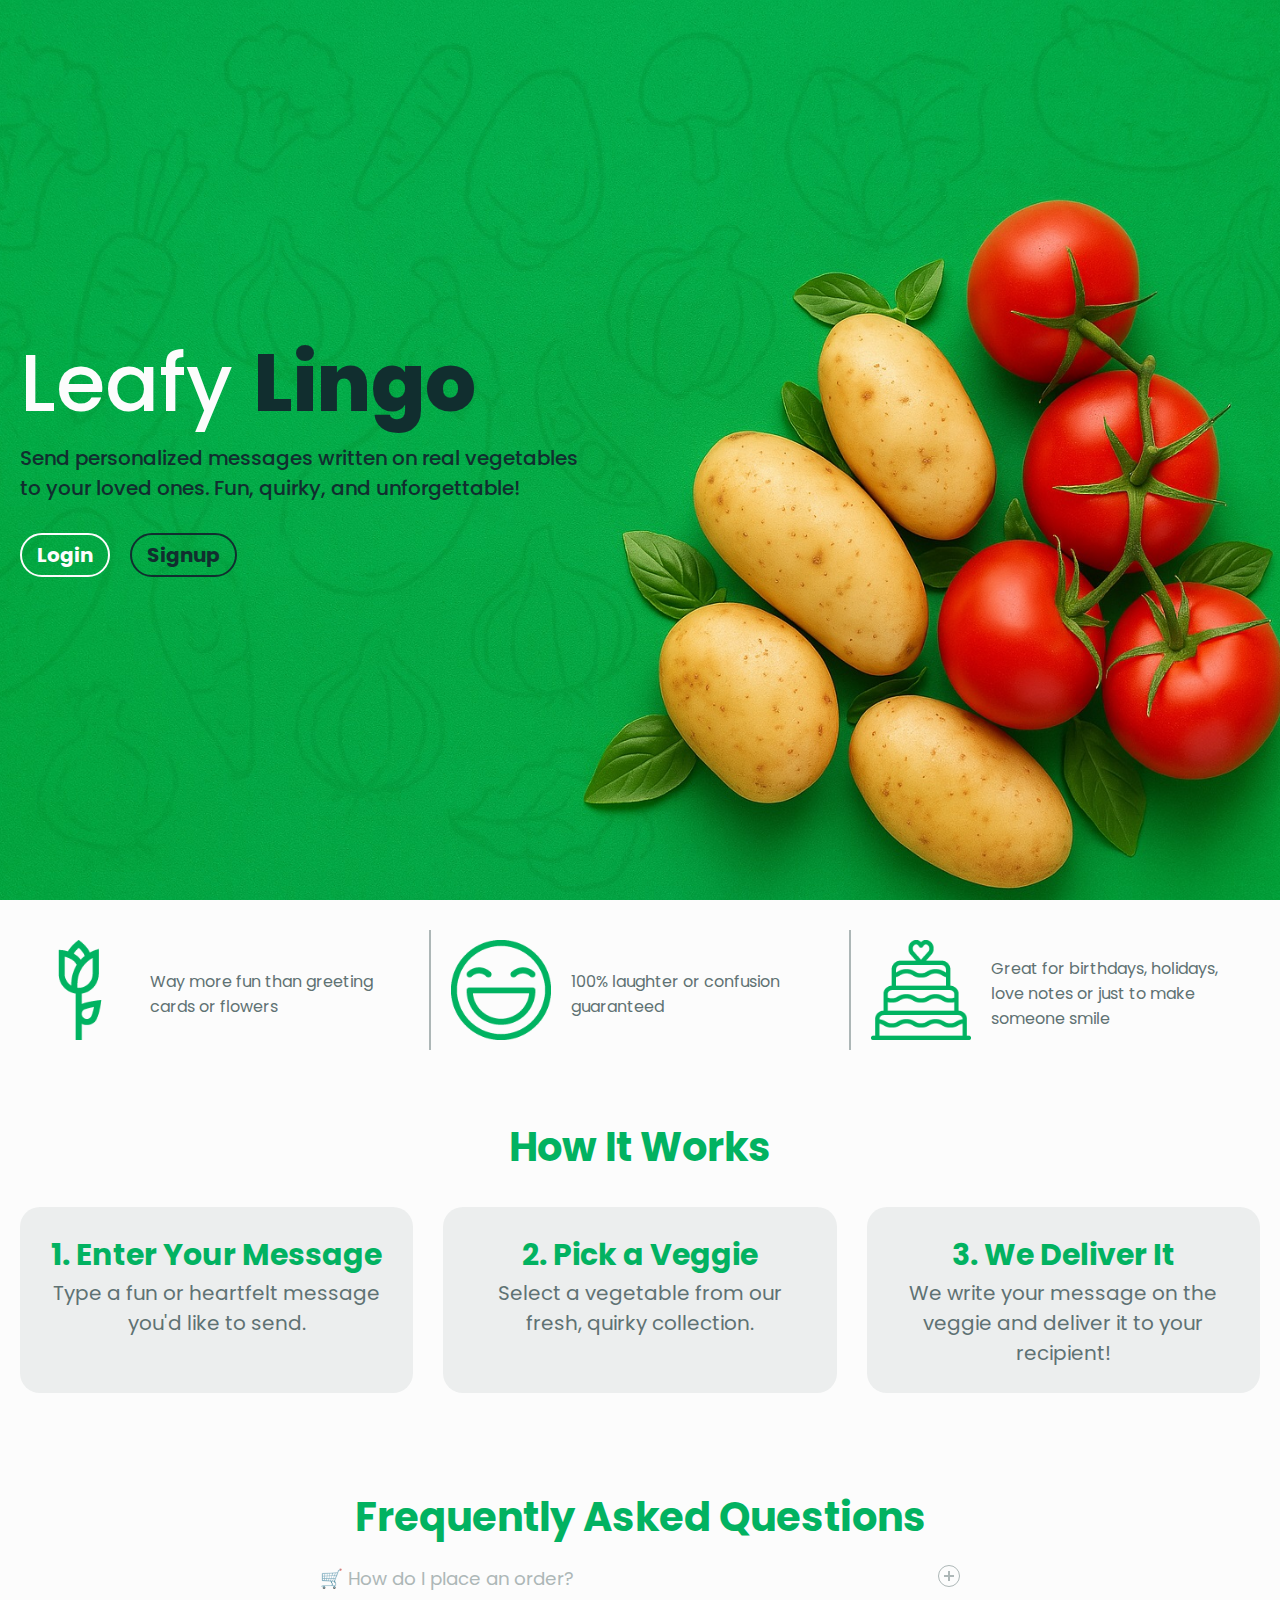
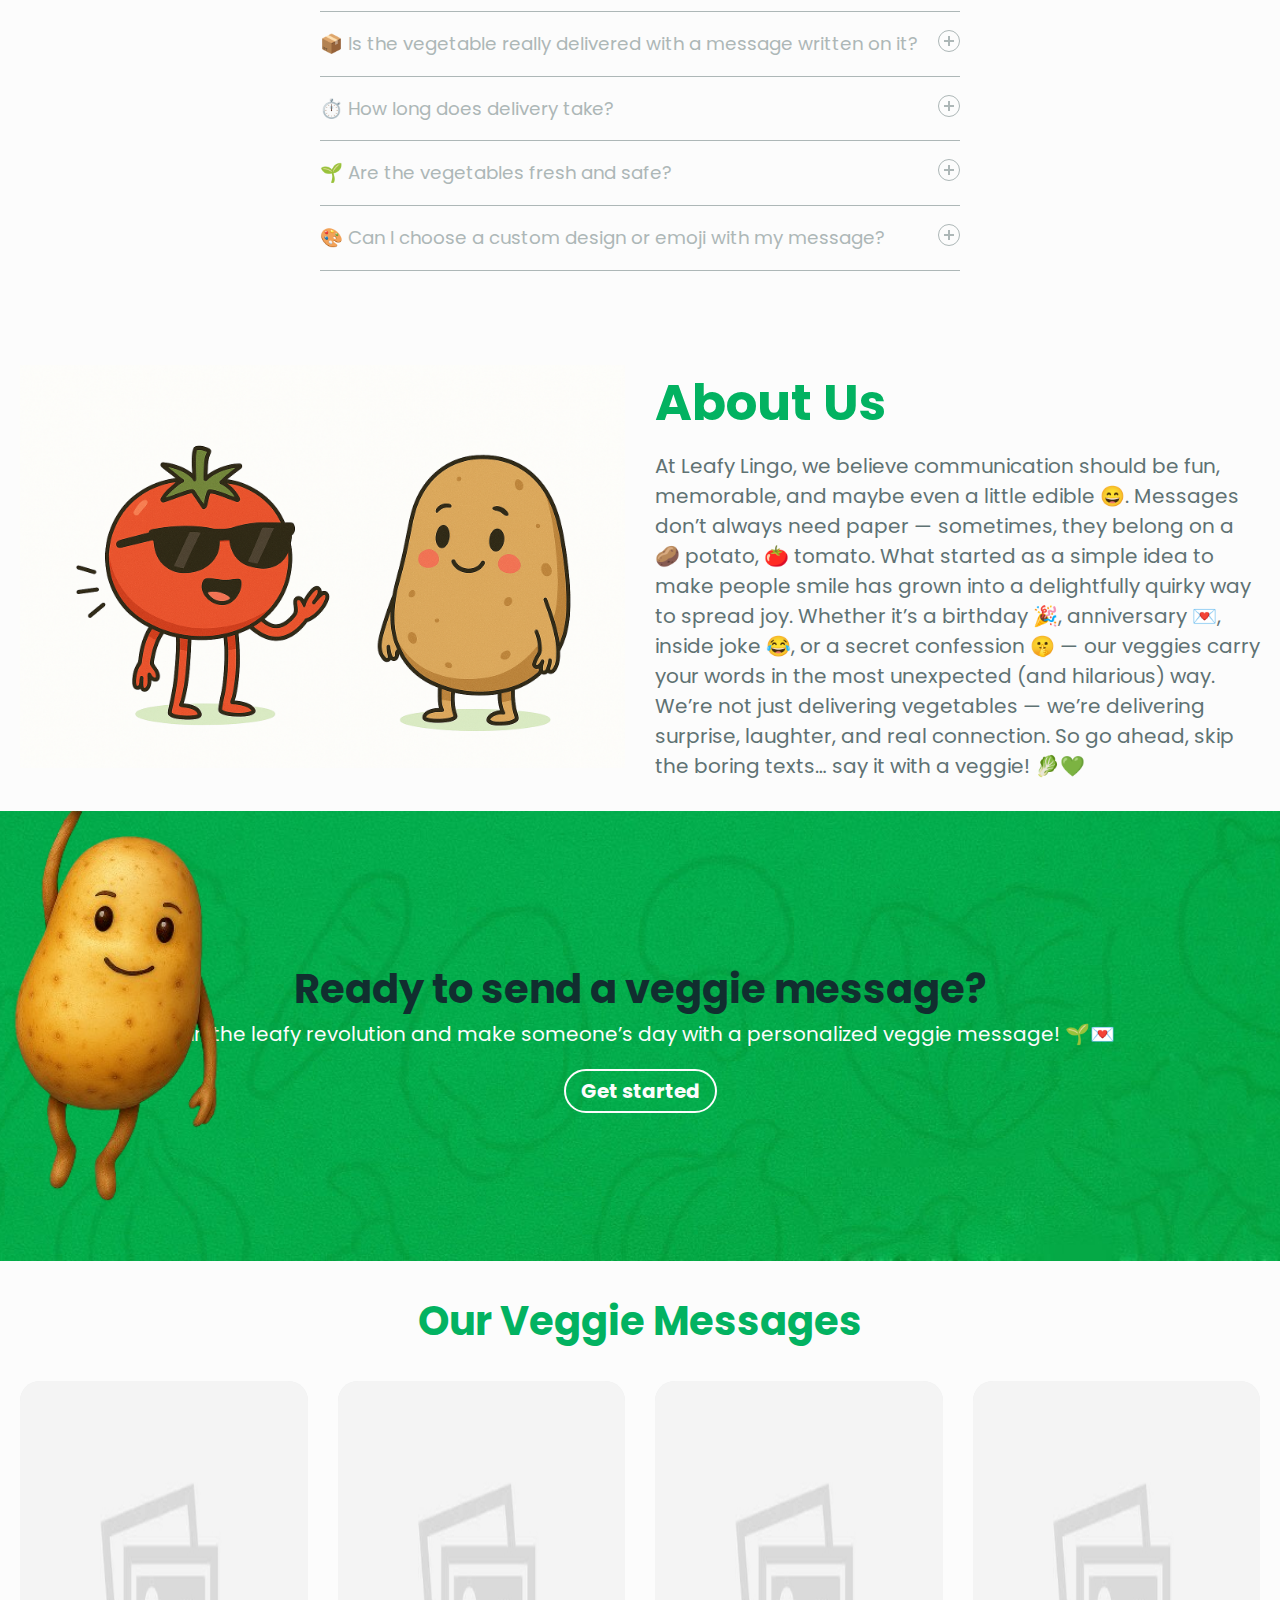
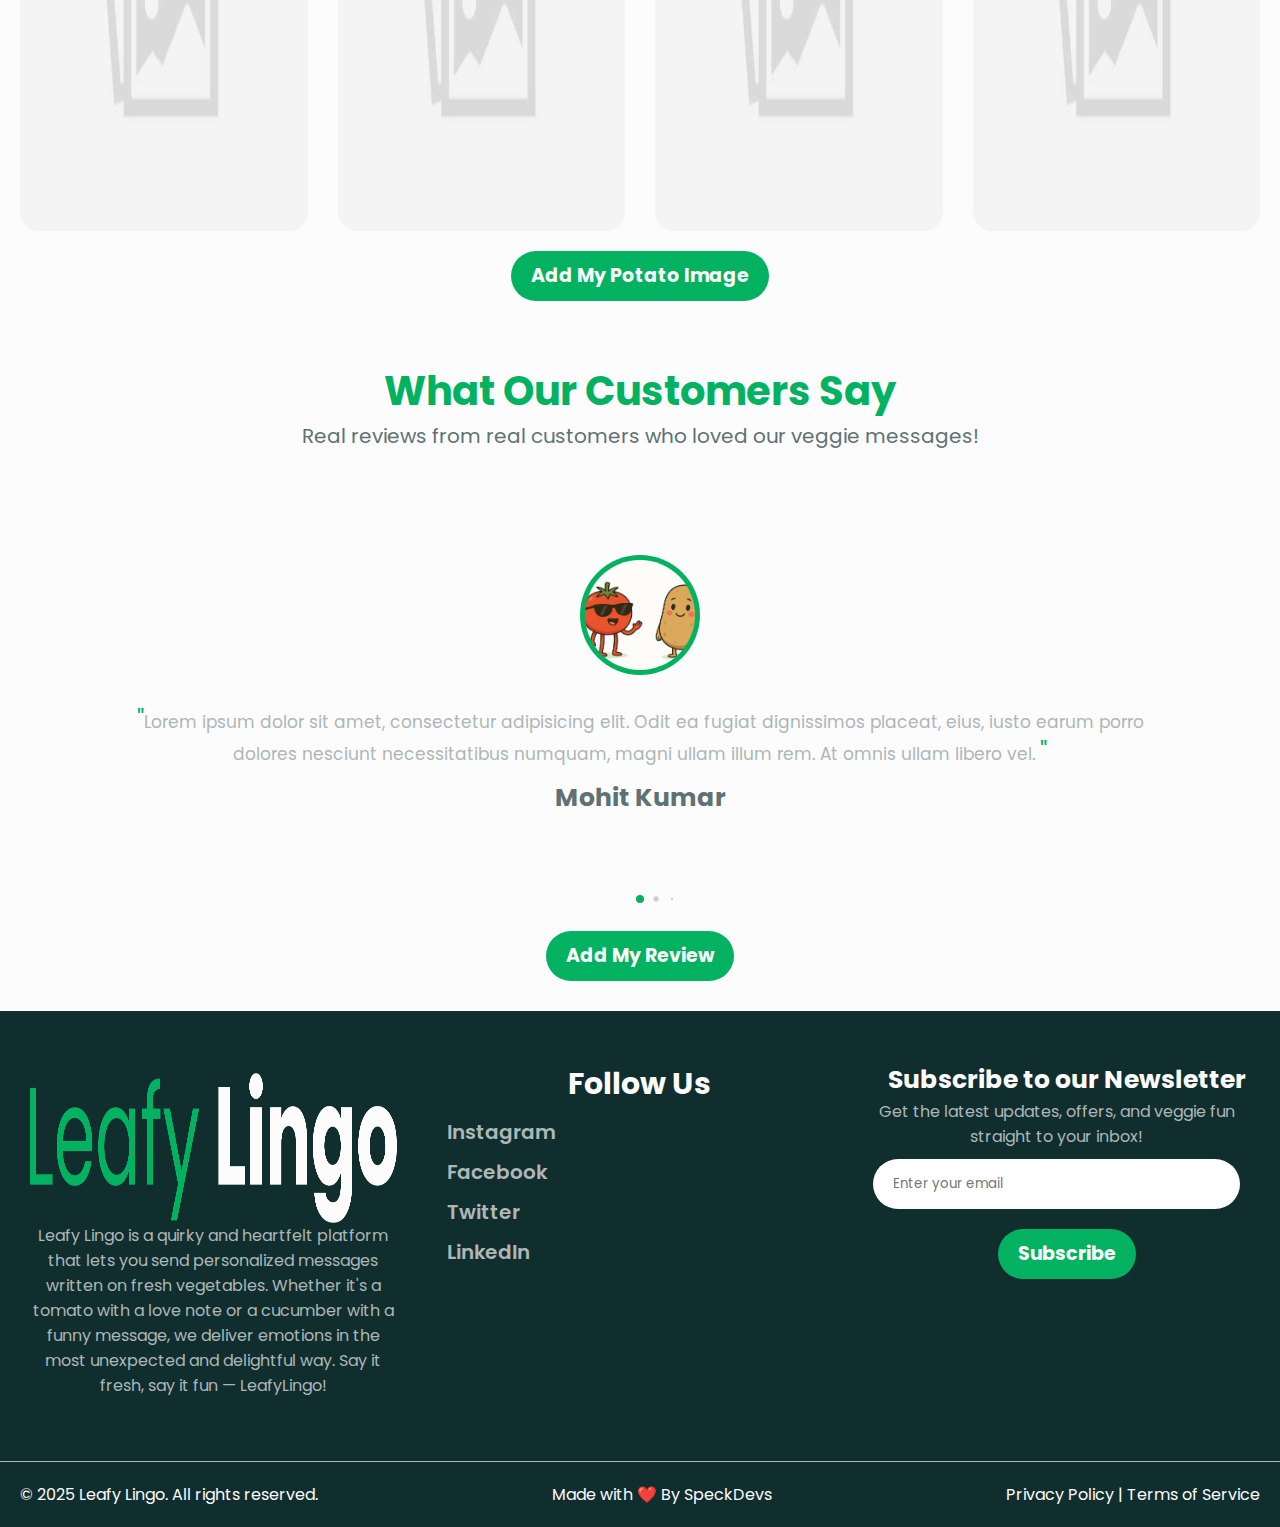
<file: index.html>
<!DOCTYPE html>
<html lang="en">
<head>
    <meta charset="UTF-8">
    <meta name="viewport" content="width=device-width, initial-scale=1.0">
    <title>Leafy Lingo | Home</title>
    <link rel="shortcut icon" href="Images/leafylingoicon.jpg" type="image/x-icon">
    <link rel="stylesheet" href="https://cdn.jsdelivr.net/npm/swiper@11/swiper-bundle.min.css" />
    <link rel="stylesheet" href="style.css">
    <meta name="theme-color" content="#ffffff">
    <link rel="stylesheet" href="https://cdnjs.cloudflare.com/ajax/libs/font-awesome/6.7.2/css/all.min.css" integrity="sha512-Evv84Mr4kqVGRNSgIGL/F/aIDqQb7xQ2vcrdIwxfjThSH8CSR7PBEakCr51Ck+w+/U6swU2Im1vVX0SVk9ABhg==" crossorigin="anonymous" referrerpolicy="no-referrer" />
    <meta name="description" content="Leafy Lingo is a website that allows you to send messages on vegetabels to your friends and family.">
    <meta content="SpeckDevs" name="author">
    <meta property="og:title" content="Leafy Lingo – Where Vegetables Speak! 🥗🗣️">
        <meta property="og:site_name" content="Leafy Lingo">
        <meta property="og:description" content="A fresh messages served on vegetables—because food should talk too! 🥗🗣️">
        <meta property="og:type" content="website">

        <meta content="index.html"><!-- Twitter Card Meta Data -->
        <meta content="summary_large_image" name="twitter:card">
        <meta content="Leafy Lingo" name="twitter:title">
        <meta content="Leafy Lingo - Send message on a vegetables to your friedns or faimly!" name="twitter:description">
        <meta content="https://yourwebsite.com/path-to-image.jpg" name="twitter:image">
</head>
<body>
    <section class="banner">
        <div class="herotxt">
            <h1>Leafy <span>Lingo</span></h1>
        <p>Send personalized messages written on real vegetables <br>to your loved ones. Fun, quirky, and unforgettable!</p>
        <div class="btn" style="display: flex;gap: 20px;">
            <a href="login.html">Login</a>
            <a href="signup.html" style=" border: 2px solid var(--dark); color: var(--dark);">Signup</a>
        </div>
        </div>
    </section>
    <section class="bannertxt">
        <div class="box">
            <div class="img">
                <img src="images/rose.png" alt="">
            </div>
            <div class="txt">
                <p>Way more fun than greeting cards or flowers</p>
            </div>
        </div>
        <div class="line"></div>
        <div class="box">
            <div class="img">
                <img src="images/smile.png" alt="">
            </div>
            <div class="txt">
                <p>100% laughter or confusion guaranteed</p>
            </div>
        </div>
        <div class="line"></div>
        <div class="box">
            <div class="img">
                <img src="images/wedding-cake.png" alt="">
            </div>
            <div class="txt">
                <p>Great for birthdays, holidays, love notes or just to make someone smile</p>
            </div>
        </div>
    </section>
    <section class="howitswork">
        <h1>How It Works</h1>
        <div class="row">
            <div class="box">
                <h3>1. Enter Your Message</h3>
                <p>Type a fun or heartfelt message you'd like to send.</p>
            </div>
            <div class="box">
                <h3>2. Pick a Veggie</h3>
                <p>Select a vegetable from our fresh, quirky collection.</p>
            </div>
            <div class="box">
                <h3>3. We Deliver It</h3>
                <p>We write your message on the veggie and deliver it to your recipient!</p>
            </div>
        </div>
    </section>
    <section class="faq">
        <h1>Frequently Asked Questions</h1>
        <div class="accordion">
        <div class="accordion-item">
            <button id="accordion-button-1" aria-expanded="false"><span class="accordion-title">🛒 How do I place an order?</span><span class="icon" aria-hidden="true"></span></button>
            <div class="accordion-content">
              <p>You simply enter your message, choose your veggie, provide the recipient’s address, and we’ll handle the rest!</p>
            </div>
          </div>
          <div class="accordion-item">
            <button id="accordion-button-1" aria-expanded="false"><span class="accordion-title">📦 Is the vegetable really delivered with a message written on it?</span><span class="icon" aria-hidden="true"></span></button>
            <div class="accordion-content">
              <p>Yes! We handwrite your message on the actual vegetable using food-safe markers before packaging it for delivery.</p>
            </div>
          </div>
          <div class="accordion-item">
            <button id="accordion-button-1" aria-expanded="false"><span class="accordion-title">⏱️ How long does delivery take?</span><span class="icon" aria-hidden="true"></span></button>
            <div class="accordion-content">
              <p>Most deliveries are completed within 2–4 business days, depending on the location.</p>
            </div>
          </div>
          <div class="accordion-item">
            <button id="accordion-button-1" aria-expanded="false"><span class="accordion-title">🌱 Are the vegetables fresh and safe?</span><span class="icon" aria-hidden="true"></span></button>
            <div class="accordion-content">
              <p>Absolutely! We source fresh vegetables daily and ensure they're clean, message-friendly, and safe to handle.</p>
            </div>
          </div>
          <div class="accordion-item">
            <button id="accordion-button-1" aria-expanded="false"><span class="accordion-title">🎨 Can I choose a custom design or emoji with my message?</span><span class="icon" aria-hidden="true"></span></button>
            <div class="accordion-content">
              <p>Yes, you can request simple designs like hearts ❤️ or smileys 🙂 with your message. Just mention it while placing your order!</p>
            </div>
          </div>
          </div>
    </section>
    <section class="aboutus">
        <div class="left">
            <img src="images/about.png" alt="">
        </div>
        <div class="right">
            <h1>About Us</h1>
            <p>At Leafy Lingo, we believe communication should be fun, memorable, and maybe even a little edible 😄. Messages don’t always need paper — sometimes, they belong on a 🥔 potato, 🍅 tomato. What started as a simple idea to make people smile has grown into a delightfully quirky way to spread joy. Whether it’s a birthday 🎉, anniversary 💌, inside joke 😂, or a secret confession 🤫 — our veggies carry your words in the most unexpected (and hilarious) way.
                We’re not just delivering vegetables — we’re delivering surprise, laughter, and real connection.
                So go ahead, skip the boring texts… say it with a veggie! 🥬💚</p>
        </div>
    </section>
    <section class="getstarted">
        <img class="hangpotato" src="images/hangpotato.png" alt="">
        <h1>Ready to send a veggie message?</h1>
        <p>Join the leafy revolution and make someone’s day with a personalized veggie message! 🌱💌</p>
        <a href="login.html">Get started</a>
    </section>
    <section class="galery">
        <h1>Our Veggie Messages</h1>
        <div class="row">
            <div class="box">
                <img src="images/placeholder.jpeg" alt="">
            </div>
            <div class="box">
                <img src="images/placeholder.jpeg" alt="">
            </div>
            <div class="box">
                <img src="images/placeholder.jpeg" alt="">
            </div>
            <div class="box">
                <img src="images/placeholder.jpeg" alt="">
            </div>
            </div>
            <button class="addbtn" onclick="location.href='uploadimgs.html'">Add My Potato Image</button>
    </section>
    <section class="swiperbody">
        <h1>What Our Customers Say</h1>
        <p>Real reviews from real customers who loved our veggie messages!</p>
    <section class=".swiper-container">
        <div class="swiper mySwiper">
            <div class="swiper-wrapper">
              <div class="swiper-slide">
                <div class="content">
                    <div class="img">
                        <img src="images/about.png" alt="">
                    </div>
                    <p><span>"</span>Lorem ipsum dolor sit amet, consectetur adipisicing elit. Odit ea fugiat dignissimos placeat, eius, iusto earum porro dolores nesciunt necessitatibus numquam, magni ullam illum rem. At omnis ullam libero vel. <span>"</span></p>
                    <h3>Mohit Kumar</h3>
                </div>
              </div>
              <div class="swiper-slide"><div class="content">
                    <div class="img">
                        <img src="images/about.png" alt="">
                    </div>
                    <p><span>"</span>Lorem ipsum dolor sit amet, consectetur adipisicing elit. Odit ea fugiat dignissimos placeat, eius, iusto earum porro dolores nesciunt necessitatibus numquam, magni ullam illum rem. At omnis ullam libero vel. <span>"</span></p>
                    <h3>Mohit Kumar</h3>
                </div></div>
              <div class="swiper-slide"><div class="content">
                    <div class="img">
                        <img src="images/about.png" alt="">
                    </div>
                    <p><span>"</span>Lorem ipsum dolor sit amet, consectetur adipisicing elit. Odit ea fugiat dignissimos placeat, eius, iusto earum porro dolores nesciunt necessitatibus numquam, magni ullam illum rem. At omnis ullam libero vel. <span>"</span></p>
                    <h3>Mohit Kumar</h3>
                </div></div>
              <div class="swiper-slide"><div class="content">
                    <div class="img">
                        <img src="images/about.png" alt="">
                    </div>
                    <p><span>"</span>Lorem ipsum dolor sit amet, consectetur adipisicing elit. Odit ea fugiat dignissimos placeat, eius, iusto earum porro dolores nesciunt necessitatibus numquam, magni ullam illum rem. At omnis ullam libero vel. <span>"</span></p>
                    <h3>Mohit Kumar</h3>
                </div></div>
              <div class="swiper-slide"><div class="content">
                    <div class="img">
                        <img src="images/about.png" alt="">
                    </div>
                    <p><span>"</span>Lorem ipsum dolor sit amet, consectetur adipisicing elit. Odit ea fugiat dignissimos placeat, eius, iusto earum porro dolores nesciunt necessitatibus numquam, magni ullam illum rem. At omnis ullam libero vel. <span>"</span></p>
                    <h3>Mohit Kumar</h3>
                </div></div>
              <div class="swiper-slide"><div class="content">
                    <div class="img">
                        <img src="images/about.png" alt="">
                    </div>
                    <p><span>"</span>Lorem ipsum dolor sit amet, consectetur adipisicing elit. Odit ea fugiat dignissimos placeat, eius, iusto earum porro dolores nesciunt necessitatibus numquam, magni ullam illum rem. At omnis ullam libero vel. <span>"</span></p>
                    <h3>Mohit Kumar</h3>
                </div></div>
              <div class="swiper-slide"><div class="content">
                    <div class="img">
                        <img src="images/about.png" alt="">
                    </div>
                    <p><span>"</span>Lorem ipsum dolor sit amet, consectetur adipisicing elit. Odit ea fugiat dignissimos placeat, eius, iusto earum porro dolores nesciunt necessitatibus numquam, magni ullam illum rem. At omnis ullam libero vel. <span>"</span></p>
                    <h3>Mohit Kumar</h3>
                </div></div>
              <div class="swiper-slide"><div class="content">
                    <div class="img">
                        <img src="images/about.png" alt="">
                    </div>
                    <p><span>"</span>Lorem ipsum dolor sit amet, consectetur adipisicing elit. Odit ea fugiat dignissimos placeat, eius, iusto earum porro dolores nesciunt necessitatibus numquam, magni ullam illum rem. At omnis ullam libero vel. <span>"</span></p>
                    <h3>Mohit Kumar</h3>
                </div></div>
              <div class="swiper-slide"><div class="content">
                    <div class="img">
                        <img src="images/about.png" alt="">
                    </div>
                    <p><span>"</span>Lorem ipsum dolor sit amet, consectetur adipisicing elit. Odit ea fugiat dignissimos placeat, eius, iusto earum porro dolores nesciunt necessitatibus numquam, magni ullam illum rem. At omnis ullam libero vel. <span>"</span></p>
                    <h3>Mohit Kumar</h3>
                </div></div>
            </div>
            <div class="swiper-pagination"></div>
          </div>
    </section>
    <button class="addbtn" onclick="location.href='review.html'">Add My Review</button>
</section>
<section class="footer">
    <div class="aboutfooter">
        <img src="images/Leafy Lingo.png" alt="">
        <p>Leafy Lingo is a quirky and heartfelt platform that lets you send personalized messages written on fresh vegetables. Whether it's a tomato with a love note or a cucumber with a funny message, we deliver emotions in the most unexpected and delightful way. Say it fresh, say it fun — LeafyLingo!</p>
    </div>
    <div class="folowus">
        <h1>Follow Us</h1>
        <a href="">Instagram</a>
        <a href="">Facebook</a>
        <a href="">Twitter</a>
        <a href="">LinkedIn</a>
    </div>
    <div class="newsletter">
        <h1>Subscribe to our Newsletter</h1>
        <p>Get the latest updates, offers, and veggie fun straight to your inbox!</p>
        <input type="email" placeholder="Enter your email">
        <button>Subscribe</button>
    </div>
</section>
<footer>
    <div class="footerbottom">
        <p>© 2025 Leafy Lingo. All rights reserved.</p>
        <p>Made with &#10084;&#65039; By SpeckDevs</p>
        <p>Privacy Policy | Terms of Service</p>
    </div>
</footer>
</body>
<script src="script.js"></script>
 <!-- Swiper JS -->
 <script src="https://cdn.jsdelivr.net/npm/swiper@11/swiper-bundle.min.js"></script>

 <!-- Initialize Swiper -->
 <script>
   var swiper = new Swiper(".mySwiper", {
    autoplay: {
       delay: 2500,
       disableOnInteraction: false,
     },
     loop: true,
     pagination: {
       el: ".swiper-pagination",
       dynamicBullets: true,
     },
   });
 </script>
</html>
</file>
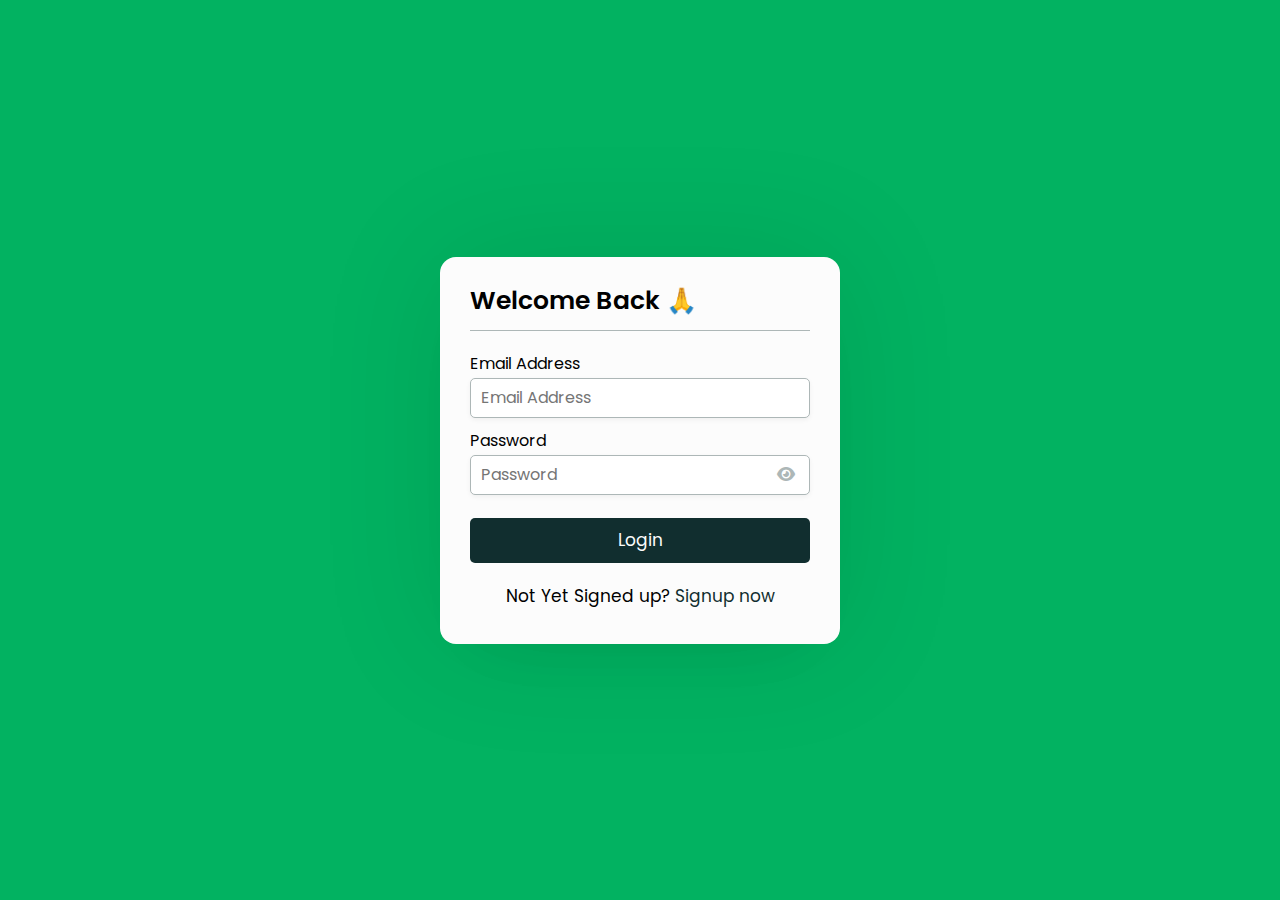
<file: login.html>
<!DOCTYPE html>
<html lang="en">
<head>
    <meta charset="UTF-8">
    <meta name="viewport" content="width=device-width, initial-scale=1.0">
    <title>Leafy Lingo | Login</title>
    <link rel="shortcut icon" href="Images/leafylingoicon.jpg" type="image/x-icon">
    <link rel="stylesheet" href="https://cdn.jsdelivr.net/npm/swiper@11/swiper-bundle.min.css" />
    <link rel="stylesheet" href="formcss.css">
    <meta name="theme-color" content="#ffffff">
    <link rel="stylesheet" href="https://cdnjs.cloudflare.com/ajax/libs/font-awesome/6.7.2/css/all.min.css" integrity="sha512-Evv84Mr4kqVGRNSgIGL/F/aIDqQb7xQ2vcrdIwxfjThSH8CSR7PBEakCr51Ck+w+/U6swU2Im1vVX0SVk9ABhg==" crossorigin="anonymous" referrerpolicy="no-referrer" />
    <!-- <link rel="stylesheet" href="https://fonts.googleapis.com/css2?family=Material+Symbols+Outlined:opsz,wght,FILL,GRAD@20..48,100..700,0..1,-50..200" />
	<link rel="stylesheet" href="https://cdnjs.cloudflare.com/ajax/libs/font-awesome/6.5.2/css/all.min.css" integrity="sha512-SnH5WK+bZxgPHs44uWIX+LLJAJ9/2PkPKZ5QiAj6Ta86w+fsb2TkcmfRyVX3pBnMFcV7oQPJkl9QevSCWr3W6A==" crossorigin="anonymous" referrerpolicy="no-referrer" /> -->

</head>
<body>
<div class="wrapper">
    <section class="form login">
        <header>Welcome Back &#128591;</header>
        <form action="#">
            <div class="error-txt">This is error massage.</div>
            <div class="field input">
                <label>Email Address</label>
                <input type="email" name="" id="" placeholder="Email Address">
            </div>
            <div class="field input">
                <label>Password</label>
                <input type="password" name="" id="" placeholder="Password">
                <i class="fas fa-eye"></i>
            </div>
            <div class="field button">
                <input type="button" value="Login" onclick="location.href='userdashboard.html'">
            </div>
        </form>
        <div class="link">Not Yet Signed up? <a href="signup.html">Signup now</a></div>
    </section>
</div>
<script src="javascript/pass-show-hide.js"></script>
</body>
</html>
</file>
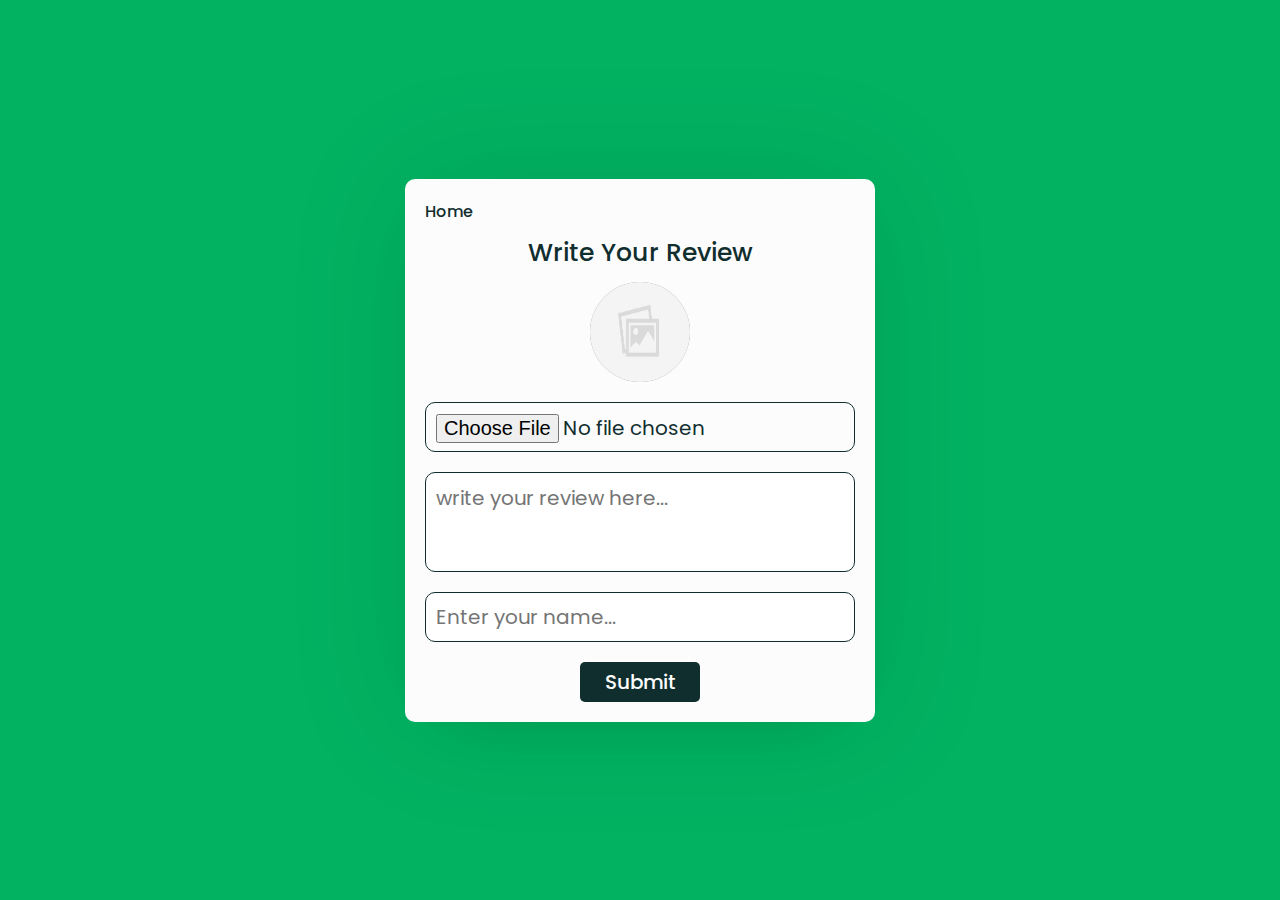
<file: review.html>
<!DOCTYPE html>
<html lang="en">
<head>
    <meta charset="UTF-8">
    <meta name="viewport" content="width=device-width, initial-scale=1.0">
    <title>Leafy Lingo | My Reviews</title>
    <link rel="shortcut icon" href="Images/leafylingoicon.jpg" type="image/x-icon">
    <link rel="stylesheet" href="https://cdn.jsdelivr.net/npm/swiper@11/swiper-bundle.min.css" />
    <link rel="stylesheet" href="style.css">
    <meta name="theme-color" content="#fcfcfc">
    <link rel="stylesheet" href="https://cdnjs.cloudflare.com/ajax/libs/font-awesome/6.7.2/css/all.min.css" integrity="sha512-Evv84Mr4kqVGRNSgIGL/F/aIDqQb7xQ2vcrdIwxfjThSH8CSR7PBEakCr51Ck+w+/U6swU2Im1vVX0SVk9ABhg==" crossorigin="anonymous" referrerpolicy="no-referrer" />
</head>
<body>
    <div class="container">
        <div class="wrapper">
            <a href="index.html">Home</a>
            <div class="wrapheader">
                <h1>Write Your Review</h1>
            </div>
            <div class="wrapbody">
                <img src="images/placeholder.jpeg" alt="" class="review-profile" >
                <form action="">
                    <input type="file" name="" id="image" accept=".jpeg, jpg, .png">
                    <textarea name="" id="" placeholder="write your review here..."></textarea>
                    <input type="text" name="" id="" placeholder="Enter your name...">
                    <input type="button" value="Submit" class="button">
                </form>
            </div>
        </div>
    </div>
</body>
<script src="uploadimgscript.js"></script>
</html>
</file>
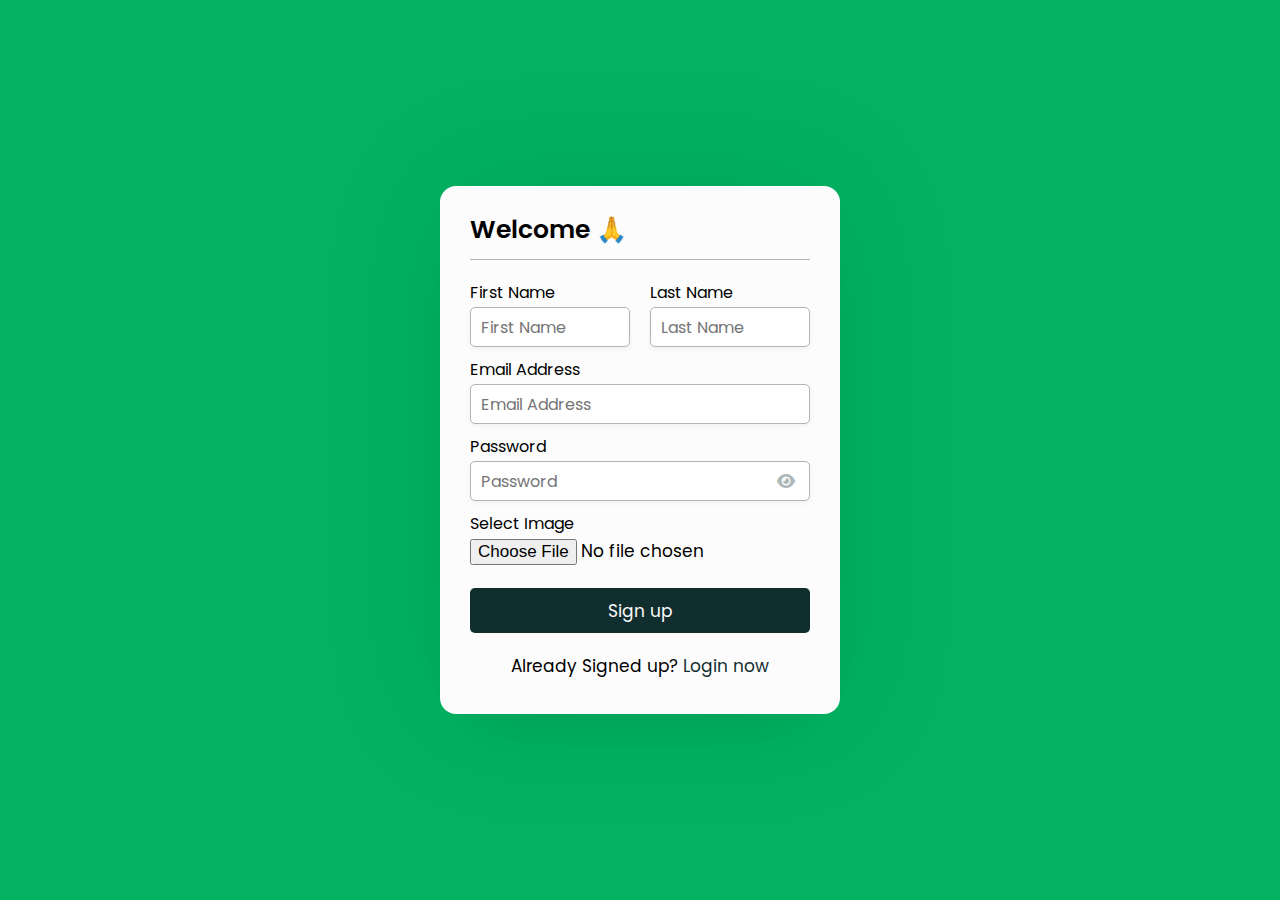
<file: signup.html>
<!DOCTYPE html>
<html lang="en">
<head>
    <meta charset="UTF-8">
    <meta name="viewport" content="width=device-width, initial-scale=1.0">
    <title>Leafy Lingo | Signup</title>
    <link rel="shortcut icon" href="Images/leafylingoicon.jpg" type="image/x-icon">
    <link rel="stylesheet" href="https://cdn.jsdelivr.net/npm/swiper@11/swiper-bundle.min.css" />
    <link rel="stylesheet" href="formcss.css">
    <meta name="theme-color" content="#ffffff">
    <link rel="stylesheet" href="https://cdnjs.cloudflare.com/ajax/libs/font-awesome/6.7.2/css/all.min.css" integrity="sha512-Evv84Mr4kqVGRNSgIGL/F/aIDqQb7xQ2vcrdIwxfjThSH8CSR7PBEakCr51Ck+w+/U6swU2Im1vVX0SVk9ABhg==" crossorigin="anonymous" referrerpolicy="no-referrer" />
    <!-- <link rel="stylesheet" href="https://fonts.googleapis.com/css2?family=Material+Symbols+Outlined:opsz,wght,FILL,GRAD@20..48,100..700,0..1,-50..200" />
	<link rel="stylesheet" href="https://cdnjs.cloudflare.com/ajax/libs/font-awesome/6.5.2/css/all.min.css" integrity="sha512-SnH5WK+bZxgPHs44uWIX+LLJAJ9/2PkPKZ5QiAj6Ta86w+fsb2TkcmfRyVX3pBnMFcV7oQPJkl9QevSCWr3W6A==" crossorigin="anonymous" referrerpolicy="no-referrer" /> -->
</head>
<body>
<div class="wrapper">
    <section class="form signup">
        <header>Welcome &#128591;</header>
        <form action="#">
            <div class="error-txt">This is error massage.</div>
            <div class="name-details">
                <div class="field input">
                    <label>First Name</label>
                    <input type="text" name="" id="" placeholder="First Name">
                </div>
                <div class="field input">
                    <label>Last Name</label>
                    <input type="text" name="" id="" placeholder="Last Name">
                </div>
            </div>
            <div class="field input">
                <label>Email Address</label>
                <input type="email" name="" id="" placeholder="Email Address">
            </div>
            <div class="field input">
                <label>Password</label>
                <input type="password" name="" id="" placeholder="Password">
                
                <i class="fas fa-eye"></i>
            </div>
            <div class="field image">
                <label>Select Image</label>
                <input type="file" name="" id="">
            </div>
            <div class="field button">
                <input type="button" value="Sign up" onclick="location.href='userdashboard.html'">
            </div>
        </form>
        <div class="link">Already Signed up? <a href="">Login now</a></div>
    </section>
</div>
<script src="javascript/pass-show-hide.js"></script>
</body>
</html>
</file>
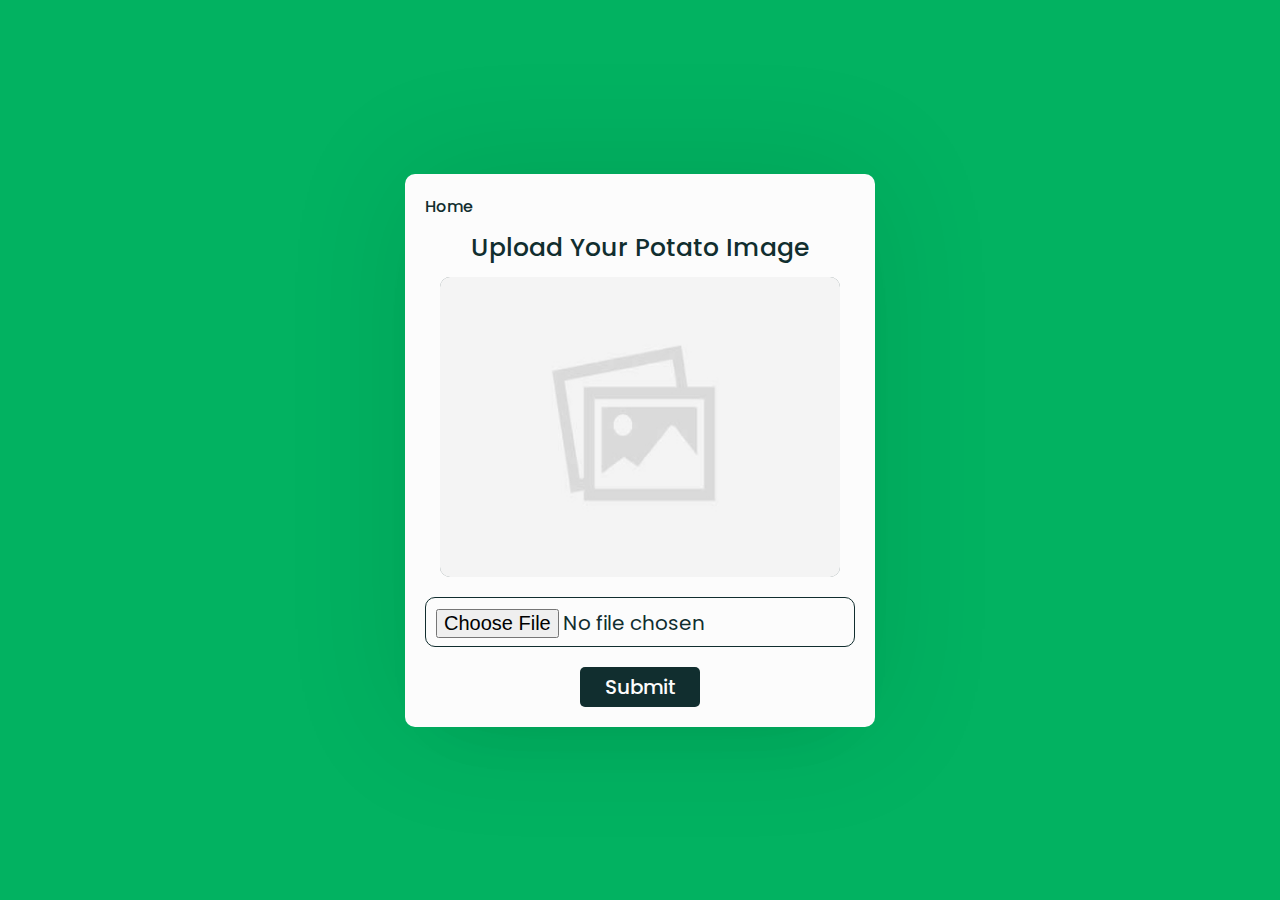
<file: uploadimgs.html>
<!DOCTYPE html>
<html lang="en">
<head>
    <meta charset="UTF-8">
    <meta name="viewport" content="width=device-width, initial-scale=1.0">
    <title>Leafy Lingo | Upload Images</title>
    <link rel="shortcut icon" href="Images/leafylingoicon.jpg" type="image/x-icon">
    <link rel="stylesheet" href="https://cdn.jsdelivr.net/npm/swiper@11/swiper-bundle.min.css" />
    <link rel="stylesheet" href="style.css">
    <meta name="theme-color" content="#fcfcfc">
    <link rel="stylesheet" href="https://cdnjs.cloudflare.com/ajax/libs/font-awesome/6.7.2/css/all.min.css" integrity="sha512-Evv84Mr4kqVGRNSgIGL/F/aIDqQb7xQ2vcrdIwxfjThSH8CSR7PBEakCr51Ck+w+/U6swU2Im1vVX0SVk9ABhg==" crossorigin="anonymous" referrerpolicy="no-referrer" />
</head>
<body>
    <div class="container">
        <div class="wrapper">
            <a href="index.html">Home</a>
            <div class="wrapheader">
                <h1>Upload Your Potato Image</h1>
            </div>
            <div class="wrapbody">
                <img src="images/placeholder.jpeg" alt="" >
                <form action="">
                    <input type="file" name="" id="image" accept=".jpeg, jpg, .png">
                    <input type="button" value="Submit" class="button">
                </form>
            </div>
        </div>
    </div>
</body>
<script src="uploadimgscript.js"></script>
</html>
</file>
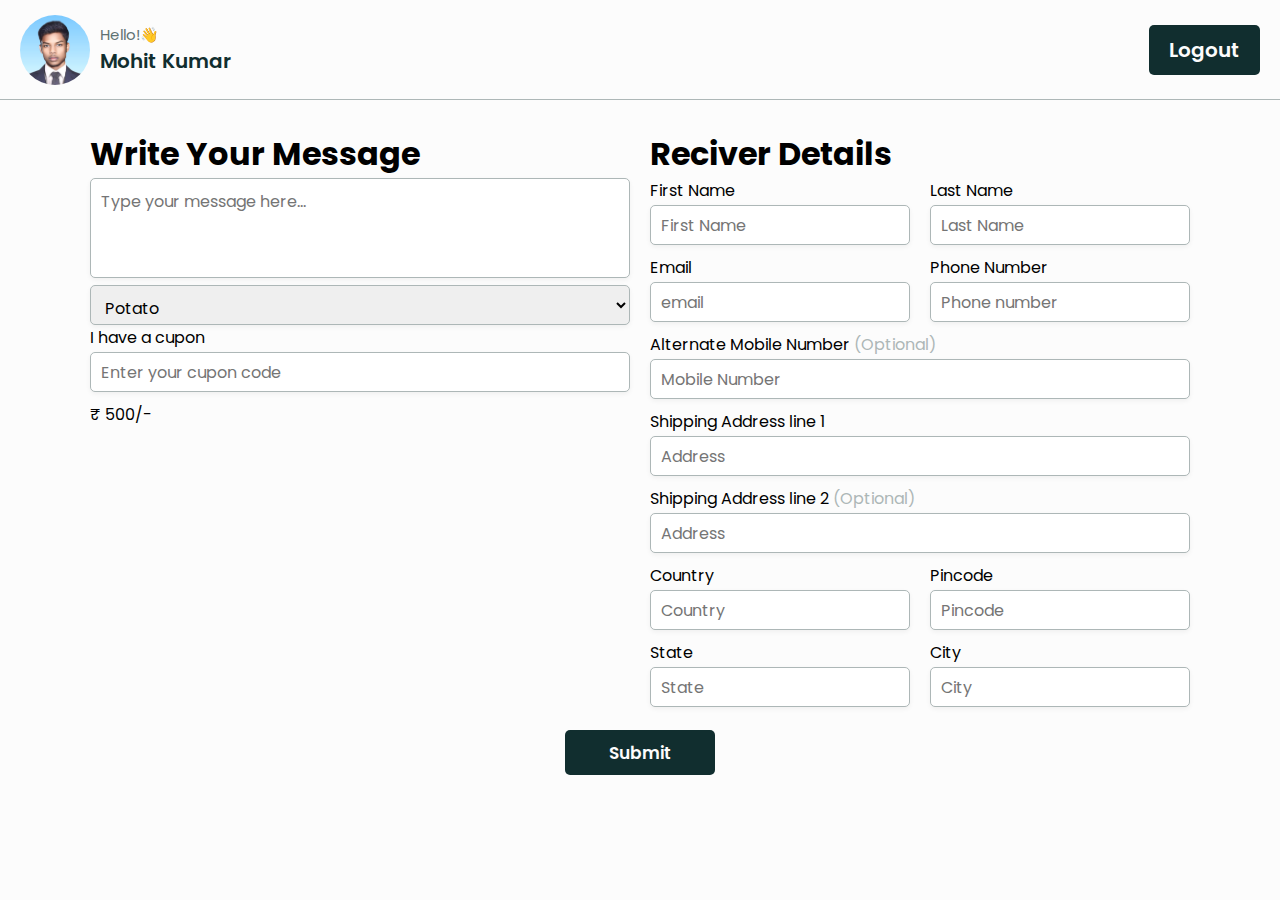
<file: userdashboard.html>
<!DOCTYPE html>
<html lang="en">
<head>
    <meta charset="UTF-8">
    <meta name="viewport" content="width=device-width, initial-scale=1.0">
    <title>Leafy Lingo | User</title>
    <link rel="shortcut icon" href="Images/leafylingoicon.jpg" type="image/x-icon">
    <link rel="stylesheet" href="https://cdn.jsdelivr.net/npm/swiper@11/swiper-bundle.min.css" />
    <link rel="stylesheet" href="user.css">
    <meta name="theme-color" content="#ffffff">
    <link rel="stylesheet" href="https://cdnjs.cloudflare.com/ajax/libs/font-awesome/6.7.2/css/all.min.css" integrity="sha512-Evv84Mr4kqVGRNSgIGL/F/aIDqQb7xQ2vcrdIwxfjThSH8CSR7PBEakCr51Ck+w+/U6swU2Im1vVX0SVk9ABhg==" crossorigin="anonymous" referrerpolicy="no-referrer" />
    <!-- <link rel="stylesheet" href="https://fonts.googleapis.com/css2?family=Material+Symbols+Outlined:opsz,wght,FILL,GRAD@20..48,100..700,0..1,-50..200" />
	<link rel="stylesheet" href="https://cdnjs.cloudflare.com/ajax/libs/font-awesome/6.5.2/css/all.min.css" integrity="sha512-SnH5WK+bZxgPHs44uWIX+LLJAJ9/2PkPKZ5QiAj6Ta86w+fsb2TkcmfRyVX3pBnMFcV7oQPJkl9QevSCWr3W6A==" crossorigin="anonymous" referrerpolicy="no-referrer" /> -->
</head>
<body>
<div class="wrapper">
    <section class="user">
        <header>
            <div class="content">
                <img src="mohit.jpg" alt="">
            <div class="details">
                <p>Hello!&#128075;</p>
                <span>Mohit Kumar</span>
            </div>
        </div>
            <a href="#" class="logout">Logout</a>
        </header>
        <div class="form">
            <form action="">
                <div class="contain">
                    <div class="messagearea">
                        <h1>Write Your Message</h1>
                        <textarea placeholder="Type your message here..."></textarea>
                        <select name="" id="">
                            <option value="potato">Potato</option>
                            <option value="tomato">Tomato</option>
                        </select>
                        <div class="field input">
                            <label>I have a cupon</label>
                            <input type="text" name="" id="" placeholder="Enter your cupon code">
                        </div>
                        <span>₹ 500/-</span>
                    </div>
                    <div class="customerarea">
                        <h1>Reciver Details</h1>
                        <div class="name-details">
                            <div class="field input">
                                <label>First Name</label>
                                <input type="text" name="" id="" placeholder="First Name">
                            </div>
                            <div class="field input">
                                <label>Last Name</label>
                                <input type="text" name="" id="" placeholder="Last Name">
                            </div>
                        </div>
                        <div class="name-details">
                            <div class="field input">
                                <label>Email</label>
                                <input type="email" name="" id="" placeholder="email">
                            </div>
                            <div class="field input">
                                <label>Phone Number</label>
                                <input type="number" name="" id="" placeholder="Phone number">
                            </div>
                        </div>
                        <div class="field input">
                            <label>Alternate Mobile Number <span style="color: #adb7b7;">(Optional)</span></label>
                            <input type="number" name="" id="" placeholder="Mobile Number">
                        </div>
                        <div class="field input">
                            <label>Shipping Address line 1</label>
                            <input type="text" name="" id="" placeholder="Address">
                    </div>
                        <div class="field input">
                            <label>Shipping Address line 2 <span style="color: #adb7b7;">(Optional)</span></label>
                            <input type="text" name="" id="" placeholder="Address">
                        </div>
                        <div class="name-details">
                            <div class="field input">
                                <label>Country</label>
                                <input type="text" name="" id="" placeholder="Country">
                            </div>
                            <div class="field input">
                                <label>Pincode</label>
                                <input type="text" name="" id="" placeholder="Pincode">
                            </div>
                        </div>
                        <div class="name-details">
                            <div class="field input">
                                <label>State</label>
                                <input type="text" name="" id="" placeholder="State">
                            </div>
                            <div class="field input">
                                <label>City</label>
                                <input type="text" name="" id="" placeholder="City">
                            </div>
                        </div>
                        </div>
                </div>
                <div class="button">
                    <input type="submit" value="Submit">
                </div>
            </form>
        </div>
    </section>
</div>
<script src="javascript/users.js"></script>
</body>
</html>
</file>
<file: style.css>
@import url("https://fonts.googleapis.com/css2?family=Poppins:ital,wght@0,100;0,200;0,300;0,400;0,500;0,600;0,700;0,800;0,900;1,100;1,200;1,300;1,400;1,500;1,600;1,700;1,800;1,900&display=swap");
::-webkit-scrollbar {
  display: none;
}

@keyframes left {
  from {
    opacity: 0;
    transform: translateX(-100px);
  }
  to {
    opacity: 1;
    transform: translateX(0);
  }
}
.FromLeft {
  animation: left linear;
  animation-timeline: view();
  animation-range: entry 0% cover 40%;
}

@keyframes bottom {
  from {
    opacity: 0;
    transform: translateY(100px);
  }
  to {
    opacity: 1;
    transform: translateY(0);
  }
}
.FromBottom {
  animation: bottom linear;
  animation-timeline: view();
  animation-range: entry 0% cover 20%;
}

@keyframes Top {
  from {
    opacity: 0;
    transform: translateY(-100px);
  }
  to {
    opacity: 1;
    transform: translateY(0);
  }
}
.FromTop {
  animation: Top linear;
  animation-timeline: view();
  animation-range: entry 0% cover 20%;
}

@keyframes right {
  from {
    opacity: 0;
    transform: translateX(100px);
  }
  to {
    opacity: 1;
    transform: translateX(0);
  }
}
.FromRight {
  animation: right linear;
  animation-timeline: view();
  animation-range: entry 0% cover 40%;
}

* {
  margin: 0;
  padding: 0;
  box-sizing: border-box;
  font-family: "Poppins", sans-serif;
}

:root {
  --primery:#02b261;
  --Background:#fcfcfc;
  --grey:#adb7b7;
  --secondry:#5f7273;
  --dark:#112e2f;
}

body {
  background: var(--Background);
  position: relative;
}

.banner {
  width: 100%;
  height: 100vh;
  background-size: cover;
  background-position: center;
  background-image: url(images/potato.jpg);
  display: flex;
  align-items: center;
}
.banner .herotxt {
  padding-left: 20px;
}
@media screen and (max-width: 480px) {
  .banner .herotxt {
    padding-left: 10px;
  }
}
.banner .herotxt h1 {
  font-size: 80px;
  color: var(--Background);
  font-weight: 500;
  text-align: left;
}
.banner .herotxt h1 span {
  color: var(--dark);
  font-weight: 800;
}
.banner .herotxt p {
  font-size: 20px;
  color: var(--dark);
  font-weight: 500;
  text-align: left;
  line-height: 30px;
  margin-bottom: 30px;
}
.banner .herotxt a {
  text-decoration: none;
  color: var(--Background);
  font-weight: 700;
  font-size: 20px;
  border: 2px solid var(--Background);
  padding-inline: 15px;
  padding-block: 5px;
  border-radius: 50px;
}
.banner .herotxt a:hover {
  color: var(--dark);
  border: 2px solid var(--dark);
}

.bannertxt {
  display: flex;
  gap: 10px;
  padding-inline: 20px;
  padding-block: 30px;
}
@media screen and (max-width: 480px) {
  .bannertxt {
    flex-direction: column;
    padding-inline: 10px;
  }
}
.bannertxt .box {
  width: 33.3333333333%;
  display: flex;
  gap: 20px;
  align-items: center;
  padding: 10px;
}
@media screen and (max-width: 480px) {
  .bannertxt .box {
    width: 100%;
  }
}
@media screen and (max-width: 768px) {
  .bannertxt .box {
    padding: 0;
    gap: 10px;
  }
}
.bannertxt .box img {
  width: 100px;
  height: 100px;
}
@media screen and (max-width: 768px) {
  .bannertxt .box img {
    width: 80px;
    height: 80px;
  }
}
.bannertxt .box .txt {
  width: calc(100% - 120px);
}
@media screen and (max-width: 768px) {
  .bannertxt .box .txt {
    width: calc(100% - 100px);
  }
}
.bannertxt .box .txt p {
  color: var(--secondry);
}
@media screen and (max-width: 768px) {
  .bannertxt .box .txt p {
    font-size: 15px;
  }
}
.bannertxt .line {
  background: var(--grey);
  width: 2px;
  height: 120px;
}
@media screen and (max-width: 480px) {
  .bannertxt .line {
    width: 100%;
    height: 2px;
  }
}

.howitswork {
  padding-inline: 20px;
  padding-block: 30px;
}
@media screen and (max-width: 480px) {
  .howitswork {
    padding-inline: 10px;
  }
}
.howitswork h1 {
  text-align: center;
  color: var(--primery);
  font-size: 40px;
}
@media screen and (max-width: 480px) {
  .howitswork h1 {
    font-size: 30px;
  }
}
.howitswork .row {
  margin-top: 30px;
  display: flex;
  gap: 30px;
}
@media screen and (max-width: 480px) {
  .howitswork .row {
    flex-direction: column;
  }
}
.howitswork .row .box {
  width: 33.3333333333%;
  align-items: center;
  padding: 25px;
  background-color: rgba(173, 183, 183, 0.2);
  border-radius: 20px;
  transition: transform 0.2s ease;
}
@media screen and (max-width: 480px) {
  .howitswork .row .box {
    width: 100%;
  }
}
.howitswork .row .box:hover {
  transform: translateY(-5px);
}
.howitswork .row .box h3 {
  color: var(--primery);
  font-size: 30px;
  text-align: center;
}
.howitswork .row .box p {
  color: var(--secondry);
  font-size: 20px;
  text-align: center;
  line-height: 30px;
}

.faq {
  margin: 0 auto;
  padding: 4rem;
  width: 48rem;
}
@media screen and (max-width: 480px) {
  .faq {
    width: 100%;
    padding: 0.5rem;
  }
}
.faq h1 {
  text-align: center;
  color: var(--primery);
  font-size: 40px;
}
@media screen and (max-width: 480px) {
  .faq h1 {
    font-size: 20px;
  }
}

.accordion .accordion-item {
  border-bottom: 1px solid var(--grey);
}

.accordion .accordion-item button[aria-expanded=true] {
  border-bottom: 1px solid var(--primery);
}

.accordion button {
  position: relative;
  display: block;
  text-align: left;
  width: 100%;
  padding: 1em 0;
  color: var(--grey);
  font-size: 1.15rem;
  font-weight: 400;
  border: none;
  background: none;
  outline: none;
}
@media screen and (max-width: 480px) {
  .accordion button {
    font-size: 1rem;
    padding: 0.5em 0;
  }
}

.accordion button:hover, .accordion button:focus {
  cursor: pointer;
  color: var(--primery);
}

.accordion button:hover::after, .accordion button:focus::after {
  cursor: pointer;
  color: var(--primery);
  border: 1px solid var(--primery);
}

.accordion button .accordion-title {
  padding: 1em 1.5em 1em 0;
}

.accordion button .icon {
  display: inline-block;
  position: absolute;
  top: 18px;
  right: 0;
  width: 22px;
  height: 22px;
  border: 1px solid;
  border-radius: 22px;
}

.accordion button .icon::before {
  display: block;
  position: absolute;
  content: "";
  top: 9px;
  left: 5px;
  width: 10px;
  height: 2px;
  background: currentColor;
}

.accordion button .icon::after {
  display: block;
  position: absolute;
  content: "";
  top: 5px;
  left: 9px;
  width: 2px;
  height: 10px;
  background: currentColor;
}

.accordion button[aria-expanded=true] {
  color: var(--primery);
}

.accordion button[aria-expanded=true] .icon::after {
  width: 0;
}

.accordion button[aria-expanded=true] + .accordion-content {
  opacity: 1;
  max-height: 9em;
  transition: all 200ms linear;
  will-change: opacity, max-height;
}

.accordion .accordion-content {
  opacity: 0;
  max-height: 0;
  overflow: hidden;
  transition: opacity 200ms linear, max-height 200ms linear;
  will-change: opacity, max-height;
}
@media screen and (max-width: 480px) {
  .accordion .accordion-content {
    max-height: 0;
  }
}

.accordion .accordion-content p {
  font-size: 1rem;
  font-weight: 300;
  margin: 2em 0;
}
@media screen and (max-width: 480px) {
  .accordion .accordion-content p {
    font-size: 0.8rem;
  }
}

.aboutus {
  padding-inline: 20px;
  display: flex;
  gap: 30px;
  width: 100%;
  padding-block: 30px;
}
@media screen and (max-width: 480px) {
  .aboutus {
    flex-direction: column-reverse;
    padding-inline: 10px;
  }
}
.aboutus .left {
  width: 100%;
  height: 50%;
}
.aboutus .left img {
  height: 100%;
  width: 100%;
}
.aboutus .right {
  width: 100%;
}
.aboutus .right h1 {
  color: var(--primery);
  font-size: 50px;
  text-align: left;
}
@media screen and (max-width: 480px) {
  .aboutus .right h1 {
    font-size: 25px;
  }
}
.aboutus .right p {
  color: var(--secondry);
  font-size: 20px;
  text-align: left;
  line-height: 30px;
  margin-top: 10px;
}
@media screen and (max-width: 480px) {
  .aboutus .right p {
    font-size: 15px;
    line-height: 18px;
  }
}
@media screen and (max-width: 768px) {
  .aboutus .right p {
    font-size: 18px;
    line-height: 25px;
  }
}

.getstarted {
  position: relative;
  width: 100%;
  height: 50vh;
  padding-inline: 20px;
  padding-block: 30px;
  display: flex;
  flex-direction: column;
  align-items: center;
  justify-content: center;
  background-image: url(images/getstarted.jpg);
  background-size: cover;
  background-position: center;
}
@media screen and (max-width: 480px) {
  .getstarted {
    padding-inline: 10px;
  }
}
.getstarted .hangpotato {
  position: absolute;
  top: 0;
  left: 10px;
  height: calc(100% - 50px);
}
@media screen and (max-width: 480px) {
  .getstarted .hangpotato {
    display: none;
  }
}
@media screen and (max-width: 768px) {
  .getstarted .hangpotato {
    display: none;
  }
}
.getstarted h1 {
  color: var(--dark);
  font-size: 40px;
  text-align: center;
}
@media screen and (max-width: 480px) {
  .getstarted h1 {
    font-size: 25px;
  }
}
@media screen and (max-width: 768px) {
  .getstarted h1 {
    font-size: 30px;
  }
}
.getstarted p {
  color: var(--Background);
  font-size: 20px;
  text-align: center;
  line-height: 30px;
}
@media screen and (max-width: 480px) {
  .getstarted p {
    font-size: 15px;
  }
}
@media screen and (max-width: 768px) {
  .getstarted p {
    font-size: 18px;
    line-height: 25px;
  }
}
.getstarted a {
  text-decoration: none;
  color: var(--Background);
  font-weight: 700;
  font-size: 20px;
  border: 2px solid var(--Background);
  padding-inline: 15px;
  padding-block: 5px;
  border-radius: 50px;
  margin-top: 20px;
}
@media screen and (max-width: 480px) {
  .getstarted a {
    font-size: 15px;
  }
}
.getstarted a:hover {
  color: var(--dark);
  border: 2px solid var(--dark);
}

.galery {
  padding-inline: 20px;
  padding-block: 30px;
}
@media screen and (max-width: 480px) {
  .galery {
    padding-inline: 10px;
  }
}
.galery h1 {
  text-align: center;
  color: var(--primery);
  font-size: 40px;
}
@media screen and (max-width: 480px) {
  .galery h1 {
    font-size: 30px;
  }
}
.galery .row {
  margin-top: 30px;
  display: flex;
  gap: 30px;
  height: 50vh;
}
@media screen and (max-width: 480px) {
  .galery .row {
    flex-direction: column;
    height: 200vh;
  }
}
@media screen and (max-width: 768px) {
  .galery .row {
    gap: 10px;
  }
}
.galery .row .box {
  width: 25%;
  align-items: center;
  background-color: rgba(173, 183, 183, 0.2);
  border-radius: 20px;
  transition: transform 0.2s ease;
}
@media screen and (max-width: 480px) {
  .galery .row .box {
    width: 100%;
    height: 25%;
  }
}
.galery .row .box:hover {
  transform: translateY(-5px);
}
.galery .row .box img {
  width: 100%;
  height: 100%;
  border-radius: 20px;
}
@media screen and (max-width: 480px) {
  .galery .row .box img {
    width: 100%;
    height: 100%;
    border-radius: 10px;
  }
}
.galery .addbtn {
  padding: 10px 20px;
  display: block;
  margin: auto;
  height: 50px;
  background-color: var(--primery);
  color: var(--Background);
  font-size: 19px;
  font-weight: 700;
  border: none;
  border-radius: 50px;
  margin-top: 20px;
  cursor: pointer;
}
@media screen and (max-width: 480px) {
  .galery .addbtn {
    font-size: 15px;
  }
}
.galery .addbtn:hover {
  background-color: var(--dark);
  color: var(--Background);
  transition: all 0.3s ease-in-out;
}

.swiperbody {
  padding-block: 30px;
}
.swiperbody h1 {
  text-align: center;
  color: var(--primery);
  font-size: 40px;
}
@media screen and (max-width: 480px) {
  .swiperbody h1 {
    font-size: 25px;
  }
}
.swiperbody p {
  text-align: center;
  color: var(--secondry);
  font-size: 20px;
  line-height: 30px;
  margin-bottom: 10px;
}
@media screen and (max-width: 480px) {
  .swiperbody p {
    font-size: 15px;
  }
}
.swiperbody .swiper {
  width: calc(100% - 40px);
  height: 50vh;
}
@media screen and (max-width: 480px) {
  .swiperbody .swiper {
    width: calc(100% - 20px);
    height: 80vh;
  }
}
.swiperbody .swiper-slide {
  text-align: center;
  font-size: 18px;
  background: var(--Background);
  display: flex;
  justify-content: center;
  align-items: center;
}
.swiperbody .swiper-slide .content {
  width: calc(100% - 200px);
  display: flex;
  justify-content: center;
  align-items: center;
  flex-direction: column;
}
@media screen and (max-width: 480px) {
  .swiperbody .swiper-slide .content {
    width: 100%;
    height: 100%;
  }
}
.swiperbody .swiper-slide .content .img {
  width: 120px;
  height: 120px;
  border-radius: 100%;
  background-color: var(--primery);
}
@media screen and (max-width: 480px) {
  .swiperbody .swiper-slide .content .img {
    width: 80px;
    height: 80px;
  }
}
@media screen and (max-width: 768px) {
  .swiperbody .swiper-slide .content .img {
    width: 90px;
    height: 90px;
  }
}
.swiperbody .swiper-slide .content .img img {
  width: calc(100% - 10px);
  height: calc(100% - 10px);
  border-radius: 100%;
  margin: 5px;
}
@media screen and (max-width: 480px) {
  .swiperbody .swiper-slide .content .img img {
    width: calc(100% - 5px);
    height: calc(100% - 5px);
    margin: 2.5px;
  }
}
@media screen and (max-width: 768px) {
  .swiperbody .swiper-slide .content .img img {
    width: calc(100% - 5px);
    height: calc(100% - 5px);
    margin: 2.5px;
  }
}
.swiperbody .swiper-slide .content p {
  font-size: 17px;
  color: var(--grey);
  margin-top: 30px;
  text-align: center;
}
@media screen and (max-width: 480px) {
  .swiperbody .swiper-slide .content p {
    font-size: 15px;
    margin-top: 10px;
  }
}
@media screen and (max-width: 768px) {
  .swiperbody .swiper-slide .content p {
    font-size: 15px;
    margin-top: 10px;
  }
}
.swiperbody .swiper-slide .content p span {
  font-size: 25px;
  color: var(--primery);
}
.swiperbody .swiper-slide .content h3 {
  font-size: 25px;
  color: var(--secondry);
  font-weight: 700;
}
.swiperbody .swiper-pagination-bullet {
  background: var(--dark) !important;
}
.swiperbody .swiper-pagination-bullet-active {
  background: var(--primery) !important;
}
.swiperbody .swiper-slide img {
  display: block;
  width: 100%;
  height: 100%;
  -o-object-fit: cover;
     object-fit: cover;
}
.swiperbody .addbtn {
  padding: 10px 20px;
  display: block;
  margin: auto;
  height: 50px;
  background-color: var(--primery);
  color: var(--Background);
  font-size: 19px;
  font-weight: 700;
  border: none;
  border-radius: 50px;
  margin-top: 20px;
  cursor: pointer;
}
.swiperbody .addbtn:hover {
  background-color: var(--dark);
  color: var(--Background);
  transition: all 0.3s ease-in-out;
}

.footer {
  width: 100%;
  height: 50vh;
  background: var(--dark);
  display: flex;
  padding-block: 30px;
}
@media screen and (max-width: 768px) {
  .footer {
    height: 100vh;
    padding-inline: 10px;
  }
}
@media screen and (max-width: 480px) {
  .footer {
    height: auto;
    padding-inline: 10px;
    flex-direction: column;
  }
}
.footer .aboutfooter {
  width: 33.3333333333%;
  padding: 20px;
  display: flex;
  flex-direction: column;
  align-items: center;
  justify-content: center;
}
@media screen and (max-width: 480px) {
  .footer .aboutfooter {
    width: 100%;
    height: 50vh;
    padding: 0;
  }
}
@media screen and (max-width: 768px) {
  .footer .aboutfooter {
    padding: 0;
  }
}
.footer .aboutfooter p {
  color: var(--grey);
  width: calc(100% - 20px);
  text-align: center;
}
@media screen and (max-width: 480px) {
  .footer .aboutfooter p {
    font-size: 15px;
    line-height: 20px;
    width: 100%;
    text-align: left;
  }
}
@media screen and (max-width: 768px) {
  .footer .aboutfooter p {
    text-align: left;
  }
}
.footer .aboutfooter img {
  width: calc(100% - 20px);
  height: 150px;
}
@media screen and (max-width: 480px) {
  .footer .aboutfooter img {
    width: 100%;
    height: 100px;
  }
}
.footer .aboutfooter p {
  color: var(--grey);
  width: calc(100% - 20px);
}
@media screen and (max-width: 480px) {
  .footer .aboutfooter p {
    font-size: 15px;
    line-height: 20px;
    width: 100%;
    text-align: left;
  }
}
.footer .folowus {
  width: 33.3333333333%;
  padding: 20px;
  display: flex;
  flex-direction: column;
}
@media screen and (max-width: 480px) {
  .footer .folowus {
    width: 100%;
    height: 50vh;
    padding: 0;
  }
}
@media screen and (max-width: 768px) {
  .footer .folowus {
    padding: 0;
  }
}
.footer .folowus h1 {
  font-size: 30px;
  color: var(--Background);
  text-align: center;
}
@media screen and (max-width: 480px) {
  .footer .folowus h1 {
    font-size: 20px;
  }
}
.footer .folowus a {
  text-decoration: none;
  color: var(--grey);
  font-weight: 600;
  font-size: 20px;
  margin-top: 10px;
}
@media screen and (max-width: 480px) {
  .footer .folowus a {
    font-size: 15px;
  }
}
.footer .folowus a:hover {
  color: var(--primery);
}
.footer .newsletter {
  width: 33.3333333333%;
  padding: 20px;
}
@media screen and (max-width: 480px) {
  .footer .newsletter {
    width: 100%;
    height: 50vh;
    padding: 0;
  }
}
@media screen and (max-width: 768px) {
  .footer .newsletter {
    padding: 0;
  }
}
.footer .newsletter h1 {
  font-size: 25px;
  color: var(--Background);
  text-align: center;
}
.footer .newsletter p {
  color: var(--grey);
  width: calc(100% - 20px);
  text-align: center;
}
.footer .newsletter input {
  width: calc(100% - 20px);
  height: 50px;
  border-radius: 50px;
  padding-left: 20px;
  margin-top: 10px;
  border: none;
  outline: none;
}
.footer .newsletter button {
  padding: 10px 20px;
  display: block;
  margin: auto;
  height: 50px;
  background-color: var(--primery);
  color: var(--Background);
  font-size: 19px;
  font-weight: 700;
  border: none;
  border-radius: 50px;
  margin-top: 20px;
  cursor: pointer;
}
.footer .newsletter button:hover {
  background-color: var(--dark);
  color: var(--Background);
  transition: all 0.3s ease-in-out;
}

footer {
  width: 100%;
  padding-inline: 20px;
  background: var(--dark);
  padding-block: 20px;
  display: flex;
  justify-content: center;
  align-items: center;
  border-top: 1px solid var(--grey);
}
footer .footerbottom {
  width: 100%;
  display: flex;
  color: var(--Background);
  gap: 20px;
  justify-content: space-between;
}

.container {
  width: 100%;
  height: 100vh;
  display: flex;
  align-items: center;
  justify-content: center;
  background: var(--primery);
}
@media screen and (max-width: 480px) {
  .container {
    height: 100vh;
    overflow: hidden;
  }
}
.container .wrapper {
  flex-basis: 400;
  background: var(--Background);
  padding: 20px;
  border-radius: 10px;
  box-shadow: 0 0 128px 0 rgba(0, 0, 0, 0.1), 0 32px 64px -48px rgba(0, 0, 0, 0.1);
}
@media screen and (max-width: 480px) {
  .container .wrapper {
    width: 100%;
    border-radius: 0;
  }
}
.container .wrapper a {
  text-decoration: none;
  color: var(--dark);
  font-weight: 500;
}
.container .wrapper .wrapheader {
  width: 100%;
}
.container .wrapper .wrapheader h1 {
  color: var(--dark);
  font-size: 25px;
  text-align: center;
  font-weight: 500;
  padding-block: 10px;
}
@media screen and (max-width: 480px) {
  .container .wrapper .wrapheader h1 {
    font-size: 20px;
  }
}
.container .wrapper .wrapbody {
  width: 100%;
  display: flex;
  flex-direction: column;
  align-items: center;
  justify-content: center;
  gap: 20px;
}
.container .wrapper .wrapbody img {
  width: 400px;
  height: 300px;
  border-radius: 10px;
  box-shadow: inset var(--dark) 0 0 10px;
}
.container .wrapper .wrapbody .review-profile {
  width: 100px;
  height: 100px;
  border-radius: 100%;
  box-shadow: inset var(--dark) 0 0 10px;
}
.container .wrapper .wrapbody form {
  width: 100%;
  display: flex;
  flex-direction: column;
  align-items: center;
  justify-content: center;
  gap: 20px;
}
.container .wrapper .wrapbody form textarea {
  width: 100%;
  height: 100px;
  border-radius: 10px;
  padding: 10px;
  border: none;
  outline: none;
  font-size: 20px;
  color: var(--dark);
  resize: none;
  border: 1px solid var(--dark);
}
.container .wrapper .wrapbody form input[type=text] {
  width: 100%;
  height: 50px;
  border-radius: 10px;
  padding: 10px;
  border: none;
  outline: none;
  font-size: 20px;
  color: var(--dark);
  border: 1px solid var(--dark);
}
.container .wrapper .wrapbody form input[type=file] {
  width: 100%;
  height: 50px;
  border-radius: 10px;
  padding: 10px;
  border: none;
  outline: none;
  font-size: 20px;
  color: var(--dark);
  border: 1px solid var(--dark);
  background: var(--Background);
}
.container .wrapper .wrapbody form .button {
  width: 120px;
  height: 40px;
  background: var(--dark);
  border: none;
  outline: none;
  border-radius: 5px;
  color: var(--Background);
  font-size: 20px;
  font-weight: 500;
  cursor: pointer;
}
.container .wrapper .wrapbody form .button:hover {
  background: var(--primery);
  color: var(--dark);
}/*# sourceMappingURL=style.css.map */
</file>
<file: formcss.css>
@import url("https://fonts.googleapis.com/css2?family=Poppins:ital,wght@0,100;0,200;0,300;0,400;0,500;0,600;0,700;0,800;0,900;1,100;1,200;1,300;1,400;1,500;1,600;1,700;1,800;1,900&display=swap");
::-webkit-scrollbar {
  display: none;
}

* {
  margin: 0;
  padding: 0;
  text-decoration: none;
  box-sizing: border-box;
  font-family: "poppins", sans-serif;
}

body {
  display: flex;
  align-items: center;
  justify-content: center;
  min-height: 100vh;
  background: var(--primery);
}

:root {
  --primery:#02b261;
  --Background:#fcfcfc;
  --grey:#adb7b7;
  --secondry:#5f7273;
  --dark:#112e2f;
}

.wrapper {
  background: var(--Background);
  width: 400px;
  box-shadow: 0 0 128px 0 rgba(0, 0, 0, 0.1), 0 32px 64px -48px rgba(0, 0, 0, 0.1);
  border-radius: 16px;
}
@media screen and (max-width: 480px) {
  .wrapper {
    width: 100%;
    height: 100vh;
    border-radius: 0;
  }
}

/* signup form css */
.form {
  padding: 25px 30px;
}

.form header {
  font-size: 25px;
  font-weight: 600;
  padding-bottom: 10px;
  border-bottom: 1px solid var(--grey);
}

.form form {
  margin: 20px 0;
}

.form form .error-txt {
  color: #721c24;
  background: #f8d7da;
  padding: 8px 10px;
  text-align: center;
  border-radius: 5px;
  margin-bottom: 10px;
  border: 1px solid #f5c6cb;
  display: none;
}

.form form .name-details {
  display: flex;
}

.form form .name-details .field:first-child {
  margin-right: 10px;
}

.form form .name-details .field:last-child {
  margin-left: 10px;
}

.form form .field {
  display: flex;
  flex-direction: column;
  margin-bottom: 10px;
  position: relative;
}

.form form .field label {
  margin-bottom: 2px;
}

.form form .field input {
  outline: none;
}

.form form .input input {
  height: 40px;
  width: 100%;
  font-size: 16px;
  padding: 0 10px;
  border: 1px solid var(--grey);
  border-radius: 5px;
  box-shadow: 0 2px 5px rgba(0, 0, 0, 0.05);
}

.form form .image input {
  font-size: 17px;
}

.form form .button input {
  margin-top: 13px;
  height: 45px;
  border: none;
  font-size: 17px;
  font-weight: 400;
  background: var(--dark);
  color: var(--Background);
  border-radius: 5px;
  cursor: pointer;
}
.form form .button input:hover {
  background: var(--primery);
}

.form form .field i {
  position: absolute;
  right: 15px;
  color: var(--grey);
  top: 70%;
  transform: translateY(-50%);
  cursor: pointer;
}

.form form .field i.active::before {
  content: "\f070";
  color: var(--dark);
}

.form .link {
  text-align: center;
  margin: 10px 0;
  font-size: 17px;
}

.form .link a {
  color: var(--dark);
}

.form .link a:hover {
  text-decoration: underline;
}

/* user area css *//*# sourceMappingURL=formcss.css.map */
</file>
<file: user.css>
@import url("https://fonts.googleapis.com/css2?family=Poppins:ital,wght@0,100;0,200;0,300;0,400;0,500;0,600;0,700;0,800;0,900;1,100;1,200;1,300;1,400;1,500;1,600;1,700;1,800;1,900&display=swap");
::-webkit-scrollbar {
  display: none;
}

* {
  margin: 0;
  padding: 0;
  box-sizing: border-box;
  font-family: "Poppins", sans-serif;
}

:root {
  --primery:#02b261;
  --Background:#fcfcfc;
  --grey:#adb7b7;
  --secondry:#5f7273;
  --dark:#112e2f;
}

body {
  background: var(--Background);
  position: relative;
}

.user {
  width: 100%;
  height: 100vh;
  position: relative;
}
.user header {
  width: 100%;
  height: 100px;
  display: flex;
  justify-content: space-between;
  align-items: center;
  padding-inline: 20px;
  border-bottom: 1px solid var(--grey);
}
.user header .content {
  display: flex;
  align-items: center;
  gap: 10px;
}
.user header .content img {
  width: 70px;
  height: 70px;
  border-radius: 50%;
}
.user header .content .details p {
  font-size: 15px;
  font-weight: 400;
  color: var(--secondry);
}
.user header .content .details span {
  font-size: 20px;
  font-weight: 600;
  color: var(--dark);
}
.user header a {
  text-decoration: none;
  color: var(--Background);
  font-size: 20px;
  font-weight: 600;
  padding: 10px 20px;
  border-radius: 5px;
  background-color: var(--dark);
  transition: all 0.3s ease-in-out;
}
.user header a:hover {
  background-color: var(--primery);
  color: var(--Background);
  box-shadow: 0 0 10px rgba(0, 0, 0, 0.2);
}
.user form {
  width: 100%;
  height: 100%;
  padding-block: 30px;
}
.user form .contain {
  width: 100%;
  height: 100%;
  display: flex;
  justify-content: center;
  gap: 20px;
}
@media screen and (max-width: 480px) {
  .user form .contain {
    flex-direction: column;
    align-items: center;
  }
}
.user form .contain .messagearea {
  width: calc(50% - 100px);
}
@media screen and (max-width: 480px) {
  .user form .contain .messagearea {
    width: calc(100% - 20px);
  }
}
.user form .contain .messagearea textarea {
  width: 100%;
  height: 100px;
  padding: 10px;
  border-radius: 5px;
  border: 1px solid var(--grey);
  box-shadow: 0 2px 5px rgba(0, 0, 0, 0.05);
  font-size: 16px;
  outline: none;
  resize: none;
}
.user form .contain .messagearea select {
  width: 100%;
  height: 40px;
  padding: 10px;
  border-radius: 5px;
  border: 1px solid var(--grey);
  box-shadow: 0 2px 5px rgba(0, 0, 0, 0.05);
  font-size: 16px;
  outline: none;
}
.user form .contain .customerarea {
  width: calc(50% - 100px);
}
@media screen and (max-width: 480px) {
  .user form .contain .customerarea {
    width: calc(100% - 20px);
  }
}
.user form .contain .name-details {
  display: flex;
}
.user form .contain .name-details .field:first-child {
  margin-right: 10px;
}
.user form .contain .name-details .field:last-child {
  margin-left: 10px;
}
.user form .contain .field {
  display: flex;
  flex-direction: column;
  margin-bottom: 10px;
  position: relative;
  width: 100%;
}
.user form .contain .field label {
  margin-bottom: 2px;
}
.user form .contain .field input {
  outline: none;
}
.user form .contain .input input {
  height: 40px;
  width: 100%;
  font-size: 16px;
  padding: 0 10px;
  border: 1px solid var(--grey);
  border-radius: 5px;
  box-shadow: 0 2px 5px rgba(0, 0, 0, 0.05);
}
.user form .button {
  width: 100%;
  display: flex;
  justify-content: center;
}
.user form .button input {
  margin-top: 13px;
  width: 150px;
  height: 45px;
  border: none;
  font-size: 17px;
  font-weight: 600;
  background: var(--dark);
  color: var(--Background);
  border-radius: 5px;
  cursor: pointer;
}
.user form .button input:hover {
  background: var(--primery);
}/*# sourceMappingURL=user.css.map */
</file>
